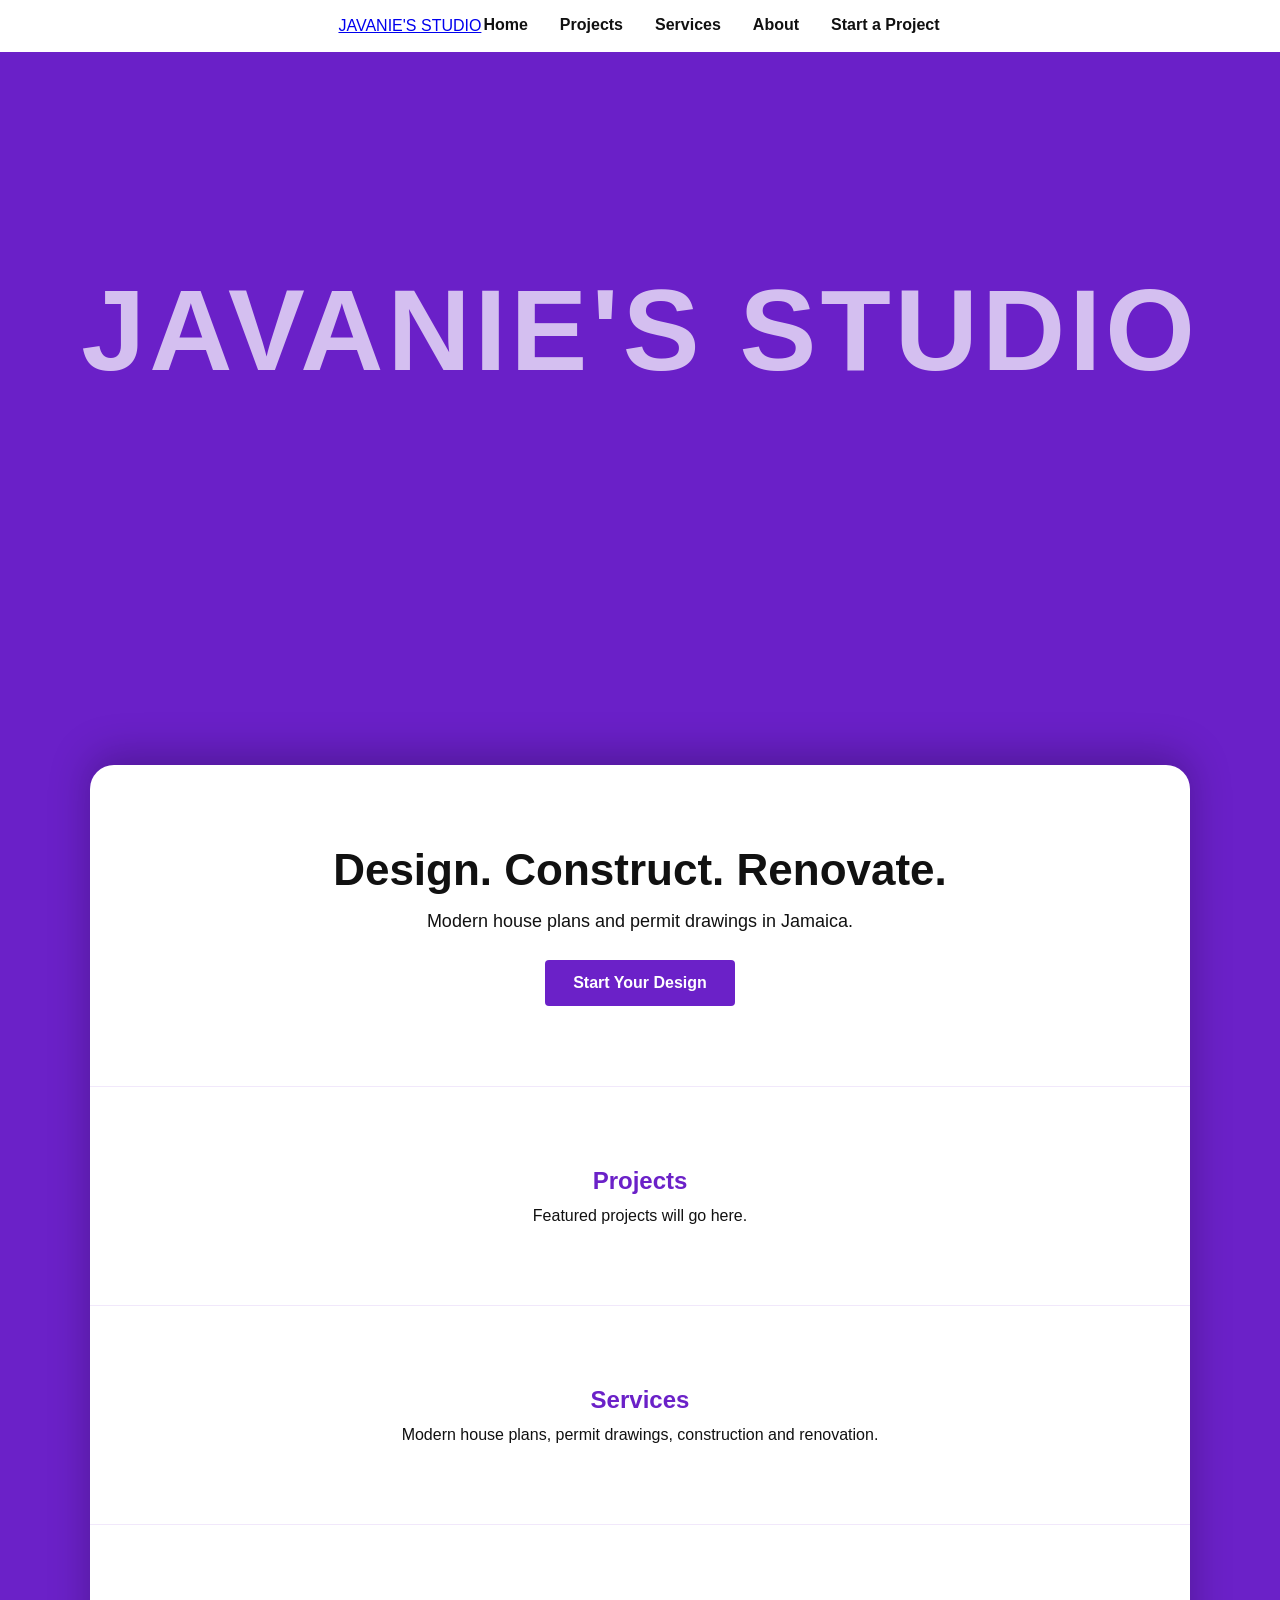
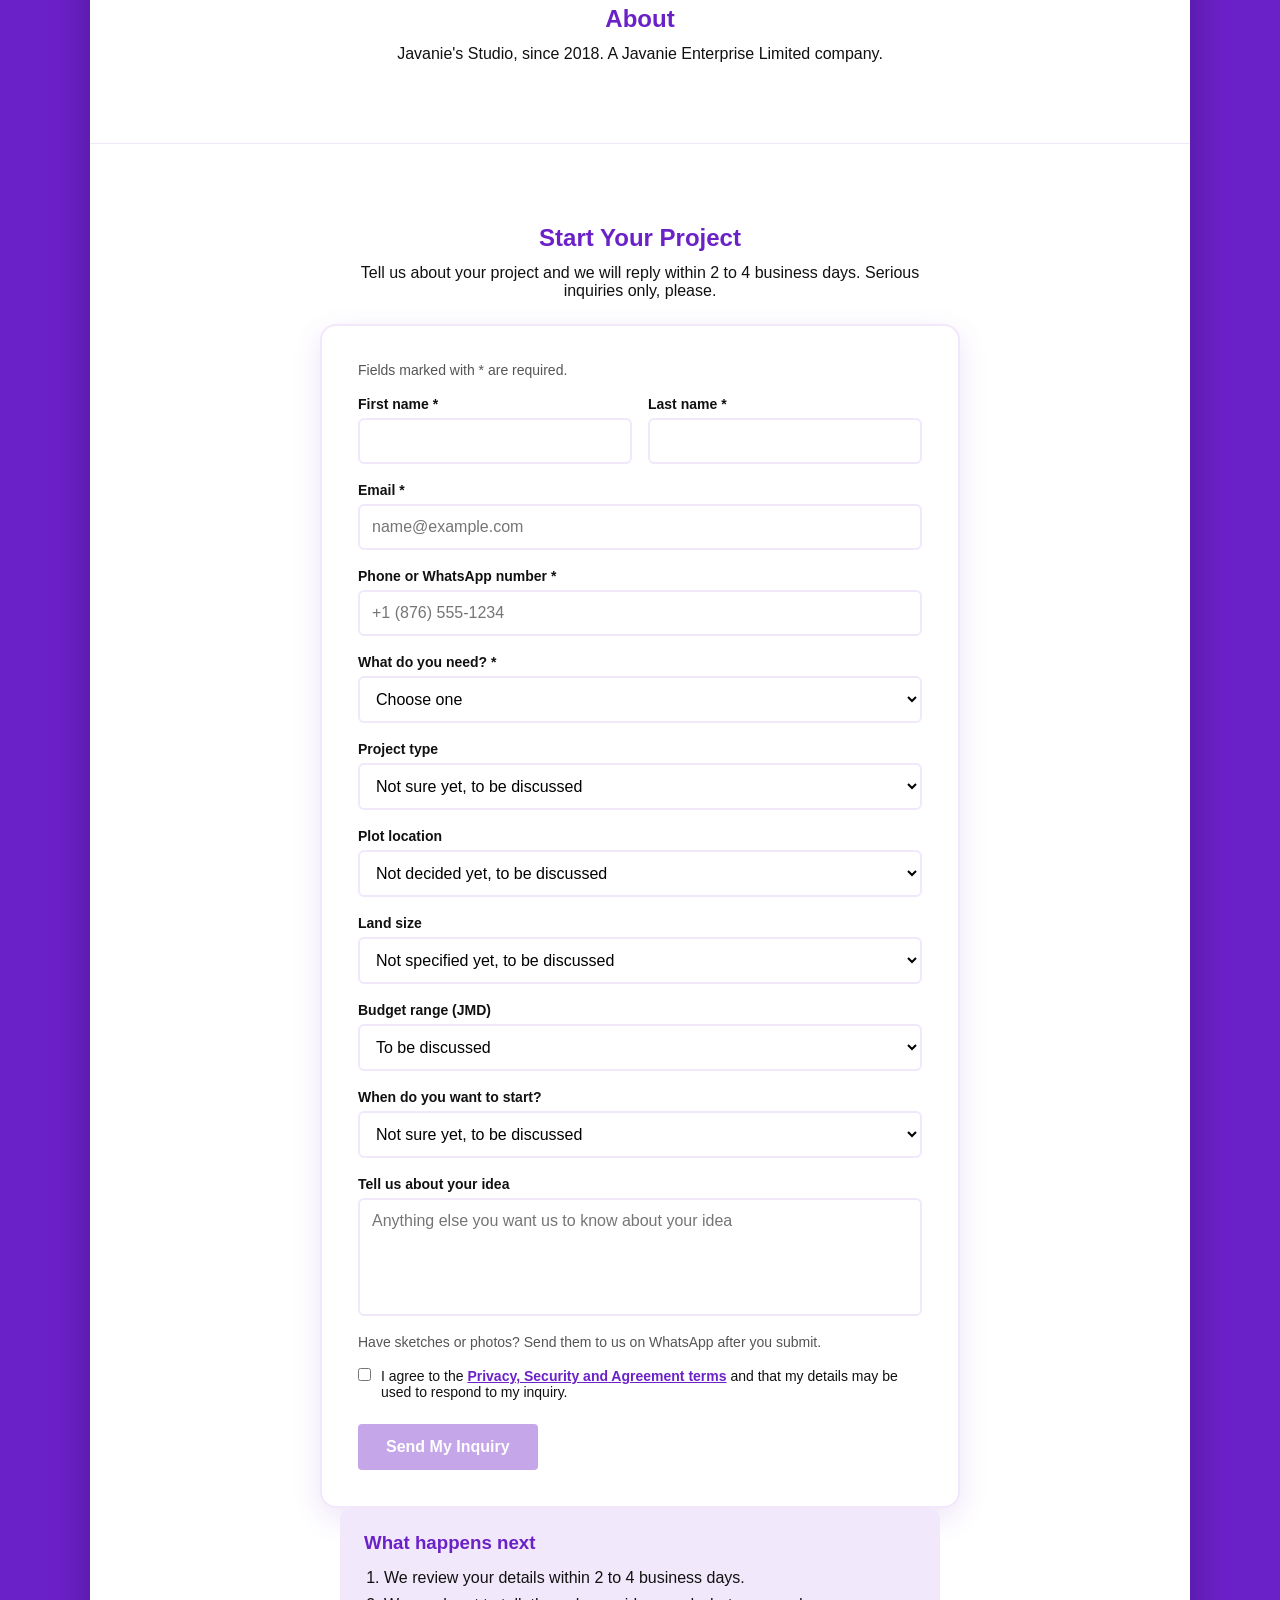
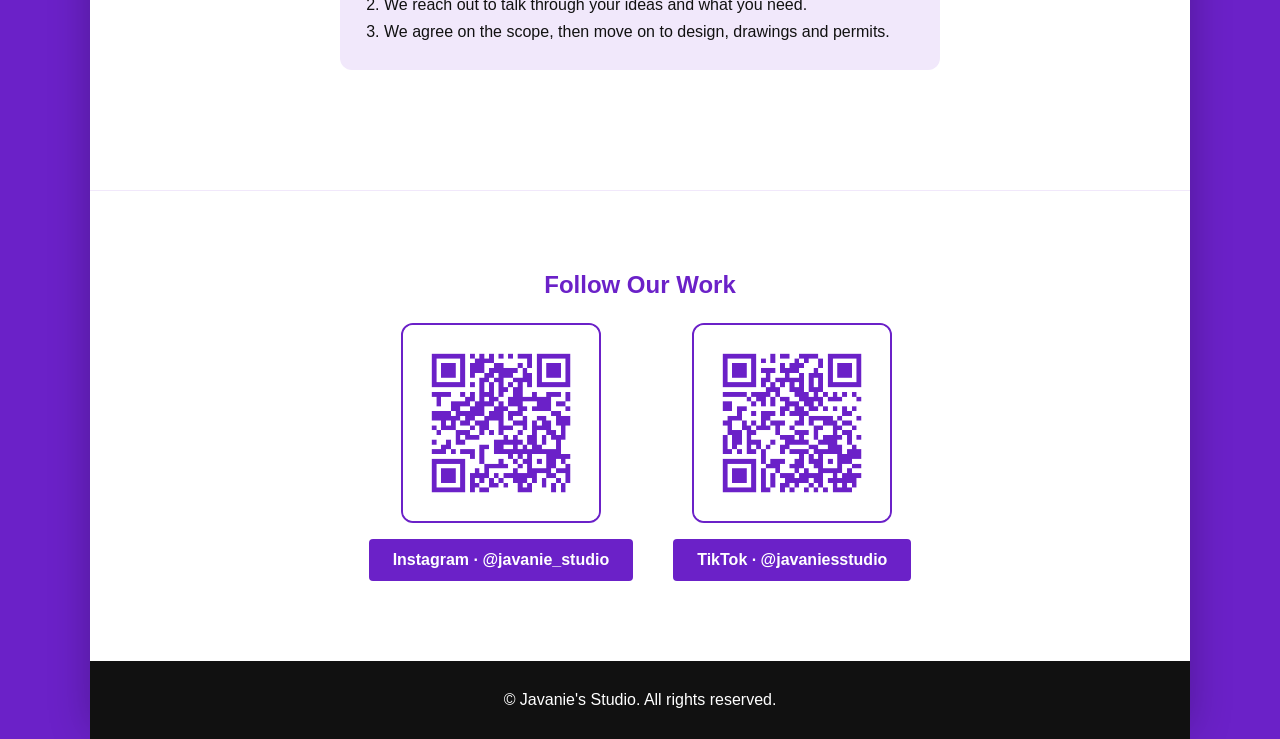
<file: Index.html>
<!doctype html>
<html lang="en">
  <head>
    <meta charset="UTF-8" />
    <meta name="viewport" content="width=device-width, initial-scale=1.0" />
    <title>Javanie's Studio | Architectural Design in Jamaica</title>
    <meta
      name="description"
      content="Modern house plans, permit drawings and architectural design in Jamaica. Design, Construct, Renovate."
    />
    <link rel="stylesheet" href="styles.css" />
  </head>
  <body>
    <!-- Fixed background layer -->
    <div class="bg" id="bg">
      <div class="bg-image" id="bgImage"></div>
      <div class="bg-tint"></div>
      <div class="bg-name" id="bgName">JAVANIE'S STUDIO</div>
    </div>

    <!-- Menu -->
    <header class="site-header">
      <a href="#home" class="logo">JAVANIE'S <span>STUDIO</span></a>
      <nav>
        <a href="#home">Home</a>
        <a href="#projects">Projects</a>
        <a href="#services">Services</a>
        <a href="#about">About</a>
        <a href="#contact" class="nav-cta">Start a Project</a>
      </nav>
    </header>

    <!-- Page content -->
    <main>
      <!-- Empty space so the background shows first -->
      <div class="spacer" id="home"></div>

      <!-- White panel that rises over the background -->
      <div class="panel" id="panel">
        <section class="hero">
          <h1>Design. Construct. Renovate.</h1>
          <p>Modern house plans and permit drawings in Jamaica.</p>
          <a href="#contact" class="hero-btn">Start Your Design</a>
        </section>

        <section class="block" id="projects">
          <h2>Projects</h2>
          <p>Featured projects will go here.</p>
        </section>

        <section class="block" id="services">
          <h2>Services</h2>
          <p>
            Modern house plans, permit drawings, construction and renovation.
          </p>
        </section>

        <section class="block" id="about">
          <h2>About</h2>
          <p>
            Javanie's Studio, since 2018. A Javanie Enterprise Limited company.
          </p>
        </section>

        <section class="block" id="contact">
          <h2>Start Your Project</h2>
          <p class="form-intro">
            Tell us about your project and we will reply within 2 to 4 business
            days. Serious inquiries only, please.
          </p>

          <form class="inquiry-form" id="inquiryForm">
            <p class="form-legend">Fields marked with * are required.</p>

            <div class="form-split">
              <div class="form-row">
                <label for="firstName">First name *</label>
                <input
                  type="text"
                  id="firstName"
                  name="firstName"
                  class="name-input"
                  autocomplete="given-name"
                  required
                />
              </div>

              <div class="form-row">
                <label for="lastName">Last name *</label>
                <input
                  type="text"
                  id="lastName"
                  name="lastName"
                  class="name-input"
                  autocomplete="family-name"
                  required
                />
              </div>
            </div>

            <div class="form-row">
              <label for="email">Email *</label>
              <input
                type="email"
                id="email"
                name="email"
                placeholder="name@example.com"
                autocomplete="email"
                pattern="[^@\s]+@[^@\s]+\.[^@\s]{2,}"
                title="Enter a full email address, like name@example.com"
                required
              />
              <span class="field-error" id="emailError" hidden
                >Please enter a valid email address.</span
              >
            </div>

            <div class="form-row">
              <label for="phone">Phone or WhatsApp number *</label>
              <input
                type="tel"
                id="phone"
                name="phone"
                placeholder="+1 (876) 555-1234"
                autocomplete="tel"
                inputmode="tel"
                maxlength="17"
                required
              />
            </div>

            <div class="form-row">
              <label for="service">What do you need? *</label>
              <select id="service" name="service" required>
                <option value="">Choose one</option>
                <option>House plans</option>
                <option>Permit drawings</option>
                <option>Renovation</option>
                <option>Construction</option>
                <option>3D visualization</option>
                <option>Not sure yet</option>
              </select>
            </div>

            <!-- Extra questions that appear when they choose House plans -->
            <div class="house-details" id="houseDetails" hidden>
              <h3>Tell us about the house</h3>

              <div class="form-row">
                <label for="bedrooms">Number of bedrooms</label>
                <select id="bedrooms" name="bedrooms">
                  <option value="To be discussed">Not sure yet</option>
                  <option>1</option>
                  <option>2</option>
                  <option>3</option>
                  <option>4</option>
                  <option>5</option>
                  <option>6 or more</option>
                </select>
              </div>

              <div class="form-row">
                <label for="bathrooms">Number of bathrooms</label>
                <select id="bathrooms" name="bathrooms">
                  <option value="To be discussed">Not sure yet</option>
                  <option>1</option>
                  <option>2</option>
                  <option>3</option>
                  <option>4 or more</option>
                </select>
              </div>

              <div class="form-row">
                <label for="floors">Number of floors</label>
                <select id="floors" name="floors">
                  <option value="To be discussed">Not sure yet</option>
                  <option>Single storey</option>
                  <option>Two storeys</option>
                  <option>Three or more</option>
                </select>
              </div>

              <div class="form-row">
                <label for="style">Style</label>
                <select id="style" name="style">
                  <option value="To be discussed">Not sure yet</option>
                  <option>Modern</option>
                  <option>Contemporary</option>
                  <option>Traditional Caribbean</option>
                  <option>Minimalist</option>
                  <option>Mediterranean</option>
                </select>
              </div>

              <div class="form-row">
                <label for="features">Must-have features</label>
                <textarea
                  id="features"
                  name="features"
                  rows="3"
                  placeholder="For example garage, pool, balcony, helper's quarters, open kitchen"
                ></textarea>
              </div>
            </div>

            <div class="form-row">
              <label for="type">Project type</label>
              <select id="type" name="type">
                <option value="To be discussed">
                  Not sure yet, to be discussed
                </option>
                <option>Residential</option>
                <option>Commercial</option>
                <option>Other</option>
              </select>
            </div>

            <div class="form-row">
              <label for="locationChoice">Plot location</label>
              <select id="locationChoice" name="locationChoice">
                <option value="To be discussed">
                  Not decided yet, to be discussed
                </option>
                <option value="specify">I know the location</option>
              </select>
              <select id="parish" name="parish" hidden>
                <option value="">Choose a parish</option>
              </select>
              <select id="town" name="town" hidden>
                <option value="">Choose a town or community</option>
              </select>
              <input
                type="text"
                id="location"
                name="location"
                placeholder="Type the town or community"
                hidden
              />
            </div>

            <div class="form-row">
              <label for="sizeChoice">Land size</label>
              <select id="sizeChoice" name="sizeChoice">
                <option value="To be discussed">
                  Not specified yet, to be discussed
                </option>
                <option>Small lot, under 5,000 sq ft</option>
                <option>Medium lot, 5,000 to 10,000 sq ft</option>
                <option>
                  Large lot, 10,000 to 21,780 sq ft (up to half an acre)
                </option>
                <option>Very large, over half an acre</option>
                <option value="specify">I know the exact size</option>
              </select>
              <input
                type="text"
                id="size"
                name="size"
                placeholder="For example 50 x 100 ft"
                hidden
              />
            </div>

            <div class="form-row">
              <label for="budget">Budget range (JMD)</label>
              <select id="budget" name="budget">
                <option value="To be discussed">To be discussed</option>
                <option>Under $100,000</option>
                <option>$100,000 to $300,000</option>
                <option>$300,000 to $500,000</option>
                <option>$500,000 to $1 million</option>
                <option>$1 million and up</option>
              </select>
            </div>

            <div class="form-row">
              <label for="timeline">When do you want to start?</label>
              <select id="timeline" name="timeline">
                <option value="To be discussed">
                  Not sure yet, to be discussed
                </option>
                <option>As soon as possible</option>
                <option>Within 3 months</option>
                <option>Within 6 months</option>
                <option>Just exploring</option>
              </select>
            </div>

            <div class="form-row">
              <label for="details">Tell us about your idea</label>
              <textarea
                id="details"
                name="details"
                rows="5"
                placeholder="Anything else you want us to know about your idea"
              ></textarea>
            </div>

            <p class="form-note">
              Have sketches or photos? Send them to us on WhatsApp after you
              submit.
            </p>

            <div class="form-check">
              <input type="checkbox" id="consent" name="consent" required />
              <label for="consent"
                >I agree to the
                <a href="privacy.html" target="_blank" rel="noopener"
                  >Privacy, Security and Agreement terms</a
                >
                and that my details may be used to respond to my inquiry.</label
              >
            </div>

            <div class="form-buttons">
              <button type="submit" class="hero-btn" id="sendBtn" disabled>
                Send My Inquiry
              </button>
            </div>
            <p class="form-alert" id="formStatus" role="alert" hidden></p>
          </form>

          <!-- Shown in place of the form once the inquiry has really been sent -->
          <div class="thank-you-box" id="thankYouBox" hidden>
            <div class="tick">&#10003;</div>
            <h3>Thank you for your inquiry</h3>
            <p>
              Your inquiry has been sent. We will review your details and reply
              within 2 to 4 business days.
            </p>
            <p>
              Have sketches or photos of your plot? Send them to us on WhatsApp.
            </p>
          </div>

          <div class="next-steps">
            <h3>What happens next</h3>
            <ol>
              <li>We review your details within 2 to 4 business days.</li>
              <li>
                We reach out to talk through your ideas and what you need.
              </li>
              <li>
                We agree on the scope, then move on to design, drawings and
                permits.
              </li>
            </ol>
          </div>
        </section>

        <section class="block social" id="social">
          <h2>Follow Our Work</h2>
          <div class="social-grid">
            <div class="social-card">
              <img
                src="images/instagram-qr.png"
                alt="QR code for Javanie's Studio on Instagram"
                class="qr"
              />
              <a
                href="https://www.instagram.com/javanie_studio"
                target="_blank"
                rel="noopener"
                class="social-link"
              >
                Instagram &middot; @javanie_studio
              </a>
            </div>

            <div class="social-card">
              <img
                src="images/tiktok-qr.png"
                alt="QR code for Javanie's Studio on TikTok"
                class="qr"
              />
              <a
                href="https://www.tiktok.com/@javaniesstudio"
                target="_blank"
                rel="noopener"
                class="social-link"
              >
                TikTok &middot; @javaniesstudio
              </a>
            </div>
          </div>
        </section>

        <footer class="site-footer">
          <p>&copy; Javanie's Studio. All rights reserved.</p>
        </footer>
      </div>
    </main>

    <script src="JavaScript.js"></script>
  </body>
</html>
</file>
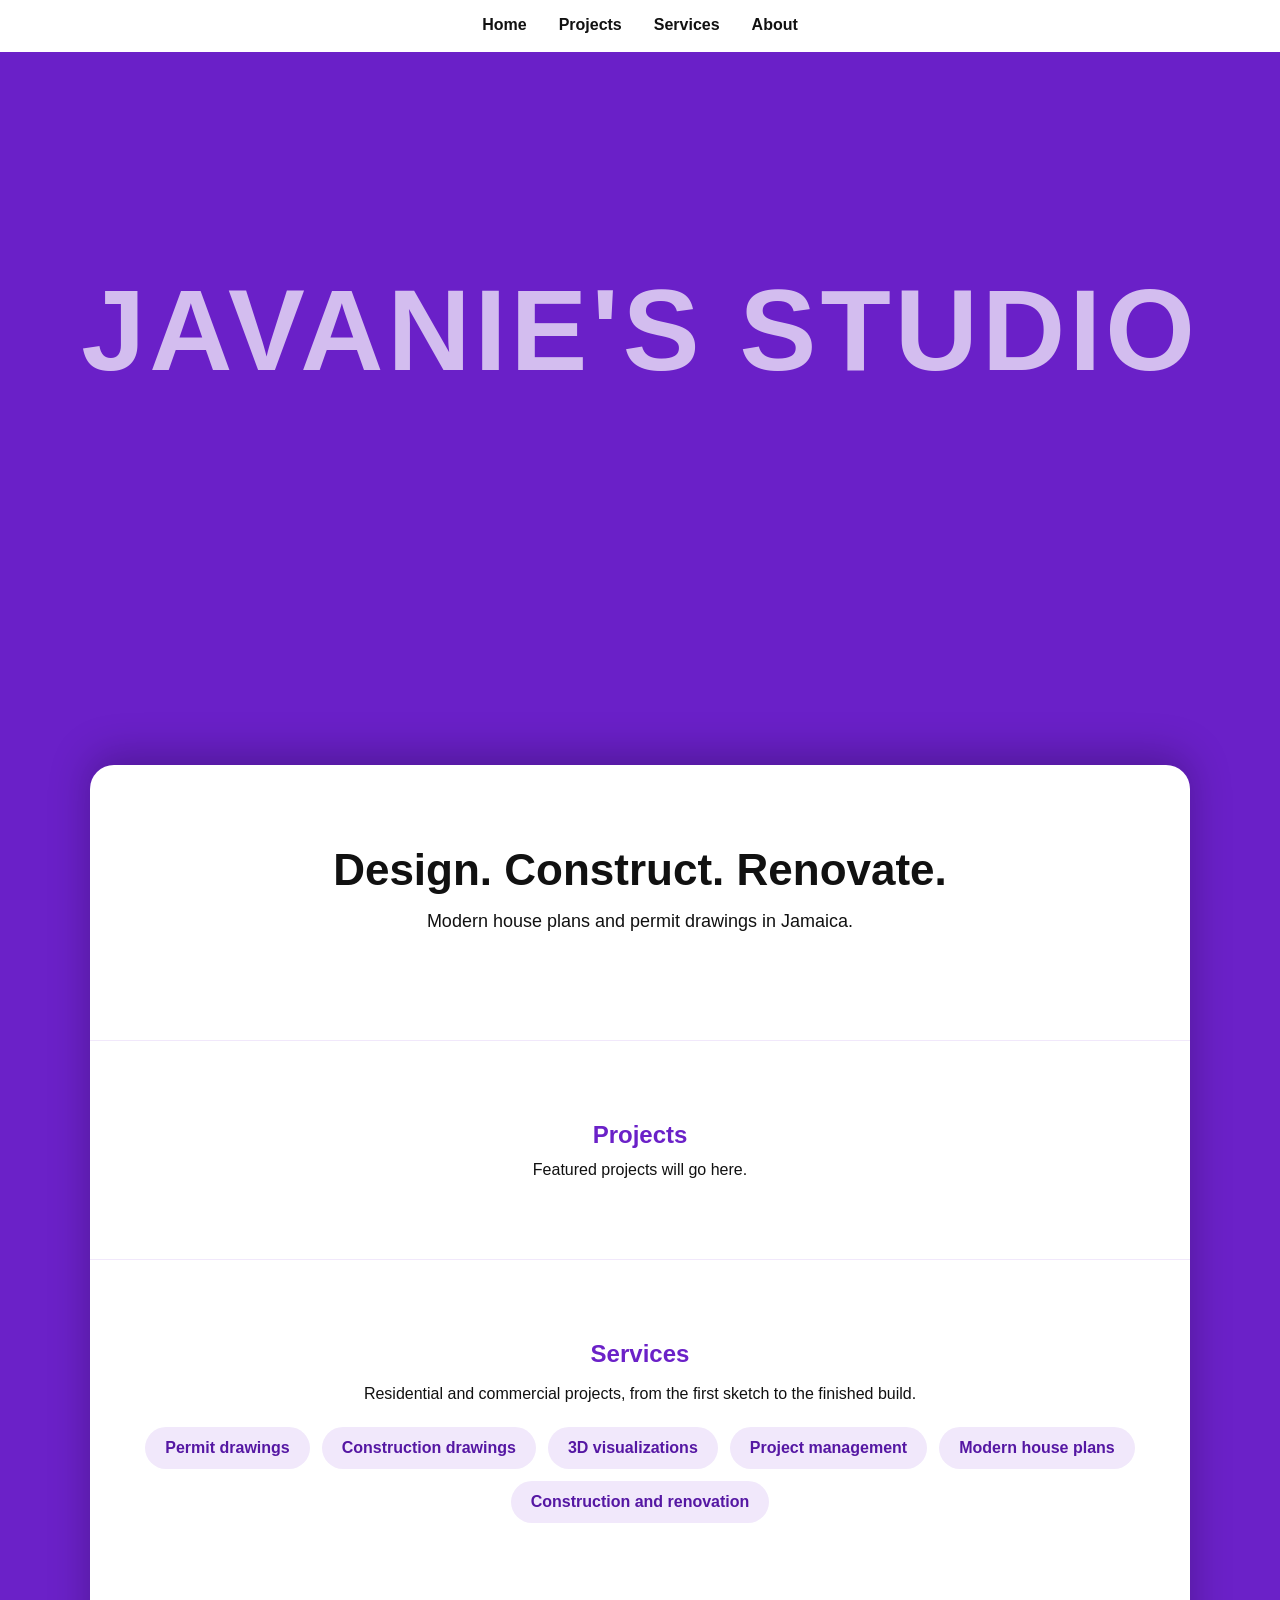
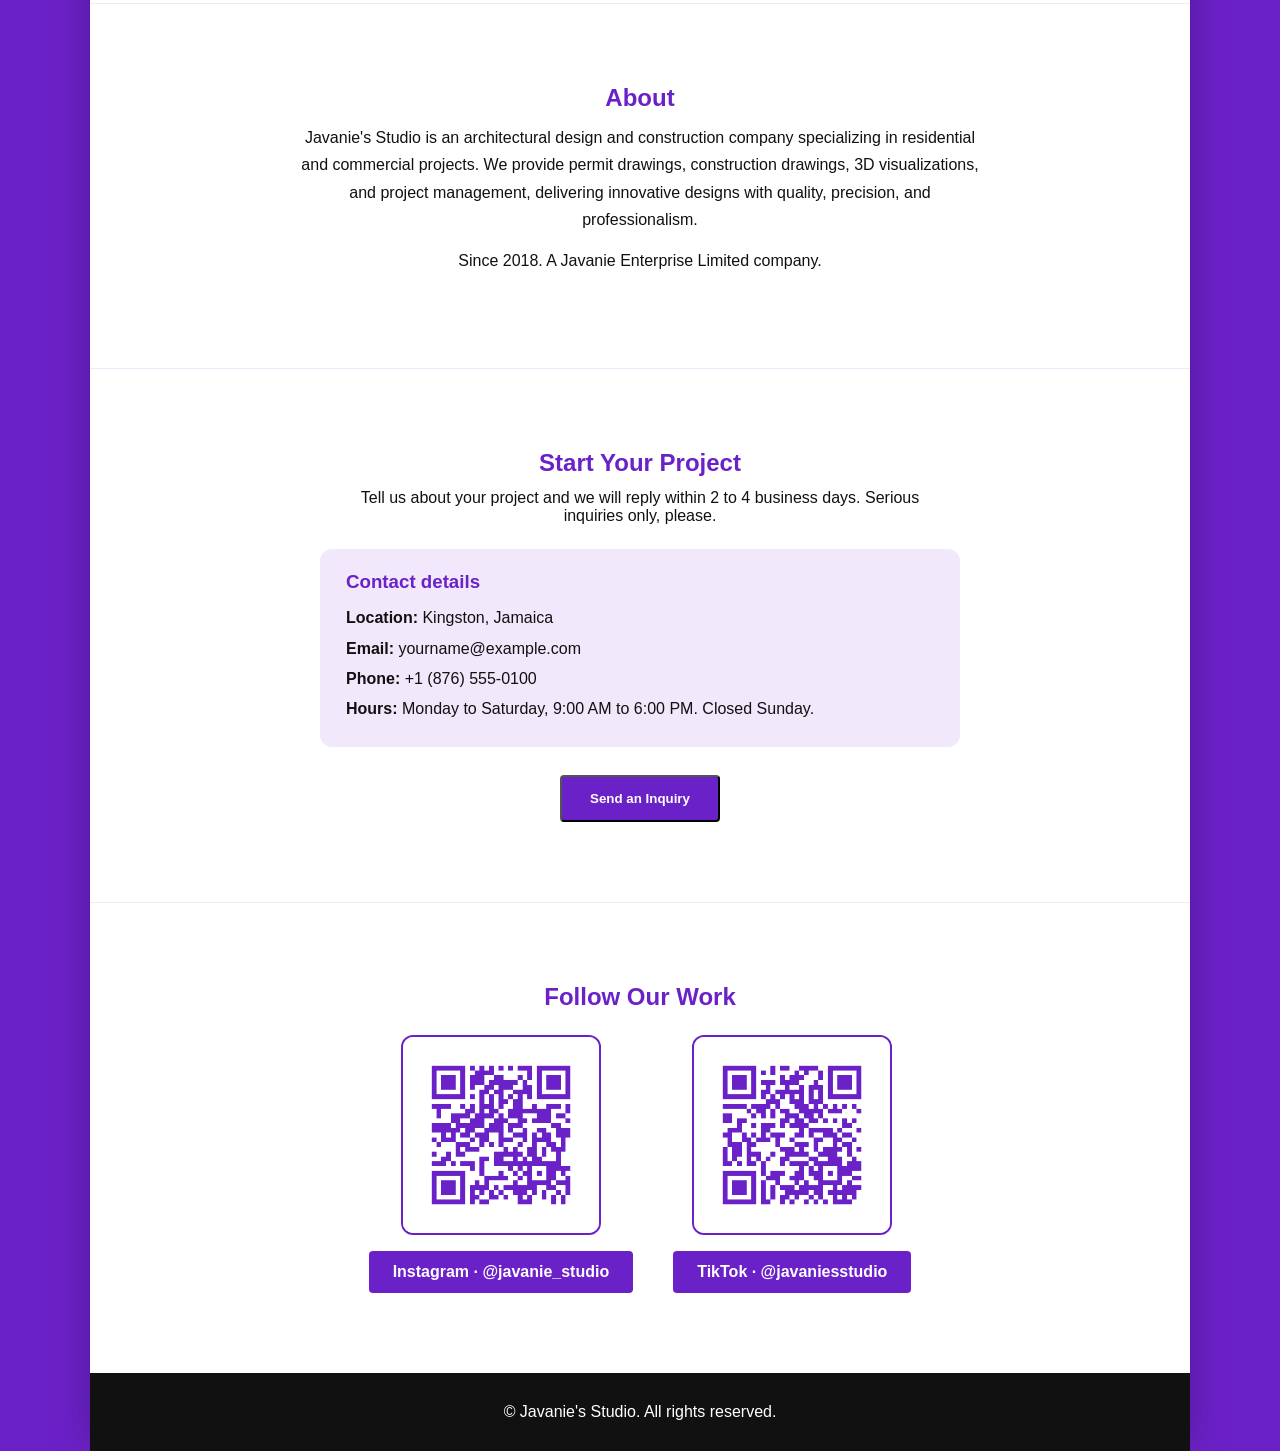
<file: index.html>
<!doctype html>
<html lang="en">
  <head>
    <meta charset="UTF-8" />
    <meta name="viewport" content="width=device-width, initial-scale=1.0" />
    <title>Javanie's Studio | Architectural Design in Jamaica</title>
    <meta
      name="description"
      content="Modern house plans, permit drawings and architectural design in Jamaica. Design, Construct, Renovate."
    />
    <link rel="stylesheet" href="styles.css" />
  </head>
  <body>
    <!-- Fixed background layer -->
    <div class="bg" id="bg">
      <div class="bg-image" id="bgImage"></div>
      <div class="bg-tint"></div>
      <div class="bg-name" id="bgName">JAVANIE'S STUDIO</div>
    </div>

    <!-- Menu -->
    <header class="site-header">
      <nav>
        <a href="#home">Home</a>
        <a href="#projects">Projects</a>
        <a href="#services">Services</a>
        <a href="#about">About</a>
      </nav>
    </header>

    <!-- Page content -->
    <main>
      <!-- Empty space so the background shows first -->
      <div class="spacer" id="home"></div>

      <!-- White panel that rises over the background -->
      <div class="panel" id="panel">
        <section class="hero">
          <h1>Design. Construct. Renovate.</h1>
          <p>Modern house plans and permit drawings in Jamaica.</p>
        </section>

        <section class="block" id="projects">
          <h2>Projects</h2>
          <p>Featured projects will go here.</p>
        </section>

        <section class="block" id="services">
          <h2>Services</h2>
          <p class="section-intro">
            Residential and commercial projects, from the first sketch to the
            finished build.
          </p>
          <ul class="service-list">
            <li>Permit drawings</li>
            <li>Construction drawings</li>
            <li>3D visualizations</li>
            <li>Project management</li>
            <li>Modern house plans</li>
            <li>Construction and renovation</li>
          </ul>
        </section>

        <section class="block" id="about">
          <h2>About</h2>
          <p class="section-intro">
            Javanie's Studio is an architectural design and construction company
            specializing in residential and commercial projects. We provide
            permit drawings, construction drawings, 3D visualizations, and
            project management, delivering innovative designs with quality,
            precision, and professionalism.
          </p>
          <p class="section-intro">
            Since 2018. A Javanie Enterprise Limited company.
          </p>
        </section>

        <section class="block" id="contact">
          <h2>Start Your Project</h2>
          <p class="form-intro">
            Tell us about your project and we will reply within 2 to 4 business
            days. Serious inquiries only, please.
          </p>

          <!-- Business details. The email and phone are placeholders until the real ones are confirmed. -->
          <div class="contact-card">
            <h3>Contact details</h3>
            <ul>
              <li><strong>Location:</strong> Kingston, Jamaica</li>
              <li><strong>Email:</strong> yourname@example.com</li>
              <li><strong>Phone:</strong> +1 (876) 555-0100</li>
              <li>
                <strong>Hours:</strong> Monday to Saturday, 9:00 AM to 6:00 PM.
                Closed Sunday.
              </li>
            </ul>
          </div>

          <button type="button" class="hero-btn" id="openForm">
            Send an Inquiry
          </button>

          <!-- Pop-up window that holds the form and the thank-you message -->
          <div class="modal" id="formModal" hidden>
            <div
              class="modal-box"
              role="dialog"
              aria-modal="true"
              aria-label="Project inquiry"
            >
              <button
                type="button"
                class="modal-close"
                id="closeForm"
                aria-label="Close"
              >
                &times;
              </button>

              <form class="inquiry-form" id="inquiryForm">
                <p class="form-legend">Fields marked with * are required.</p>

                <div class="form-split">
                  <div class="form-row">
                    <label for="firstName">First name *</label>
                    <input
                      type="text"
                      id="firstName"
                      name="firstName"
                      class="name-input"
                      autocomplete="given-name"
                      required
                    />
                  </div>

                  <div class="form-row">
                    <label for="lastName">Last name *</label>
                    <input
                      type="text"
                      id="lastName"
                      name="lastName"
                      class="name-input"
                      autocomplete="family-name"
                      required
                    />
                  </div>
                </div>

                <div class="form-row">
                  <label for="email">Email *</label>
                  <input
                    type="email"
                    id="email"
                    name="email"
                    placeholder="name@example.com"
                    autocomplete="email"
                    pattern="[^@\s]+@[^@\s]+\.[^@\s]{2,}"
                    title="Enter a full email address, like name@example.com"
                    required
                  />
                  <span class="field-error" id="emailError" hidden
                    >Please enter a valid email address.</span
                  >
                </div>

                <div class="form-row">
                  <label for="phone">Phone or WhatsApp number *</label>
                  <input
                    type="tel"
                    id="phone"
                    name="phone"
                    placeholder="+1 (876) 555-1234"
                    autocomplete="tel"
                    inputmode="tel"
                    maxlength="17"
                    required
                  />
                </div>

                <div class="form-row">
                  <label for="service">What do you need? *</label>
                  <select id="service" name="service" required>
                    <option value="">Choose one</option>
                    <option>House plans</option>
                    <option>Permit drawings</option>
                    <option>Renovation</option>
                    <option>Construction</option>
                    <option>3D visualization</option>
                    <option>Not sure yet</option>
                  </select>
                </div>

                <!-- Extra questions that appear when they choose House plans -->
                <div class="house-details" id="houseDetails" hidden>
                  <h3>Tell us about the house</h3>

                  <div class="form-row">
                    <label for="bedrooms">Number of bedrooms</label>
                    <select id="bedrooms" name="bedrooms">
                      <option value="To be discussed">Not sure yet</option>
                      <option>1</option>
                      <option>2</option>
                      <option>3</option>
                      <option>4</option>
                      <option>5</option>
                      <option>6 or more</option>
                    </select>
                  </div>

                  <div class="form-row">
                    <label for="bathrooms">Number of bathrooms</label>
                    <select id="bathrooms" name="bathrooms">
                      <option value="To be discussed">Not sure yet</option>
                      <option>1</option>
                      <option>2</option>
                      <option>3</option>
                      <option>4 or more</option>
                    </select>
                  </div>

                  <div class="form-row">
                    <label for="floors">Number of floors</label>
                    <select id="floors" name="floors">
                      <option value="To be discussed">Not sure yet</option>
                      <option>Single storey</option>
                      <option>Two storeys</option>
                      <option>Three or more</option>
                    </select>
                  </div>

                  <div class="form-row">
                    <label for="style">Style</label>
                    <select id="style" name="style">
                      <option value="To be discussed">Not sure yet</option>
                      <option>Modern</option>
                      <option>Contemporary</option>
                      <option>Traditional Caribbean</option>
                      <option>Minimalist</option>
                      <option>Mediterranean</option>
                    </select>
                  </div>

                  <div class="form-row">
                    <label for="features">Must-have features</label>
                    <textarea
                      id="features"
                      name="features"
                      rows="3"
                      placeholder="For example garage, pool, balcony, helper's quarters, open kitchen"
                    ></textarea>
                  </div>
                </div>

                <div class="form-row">
                  <label for="type">Project type</label>
                  <select id="type" name="type">
                    <option value="To be discussed">
                      Not sure yet, to be discussed
                    </option>
                    <option>Residential</option>
                    <option>Commercial</option>
                    <option>Other</option>
                  </select>
                </div>

                <div class="form-row">
                  <label for="locationChoice">Plot location</label>
                  <select id="locationChoice" name="locationChoice">
                    <option value="To be discussed">
                      Not decided yet, to be discussed
                    </option>
                    <option value="specify">I know the location</option>
                  </select>
                  <select id="parish" name="parish" hidden>
                    <option value="">Choose a parish</option>
                  </select>
                  <select id="town" name="town" hidden>
                    <option value="">Choose a town or community</option>
                  </select>
                  <input
                    type="text"
                    id="location"
                    name="location"
                    placeholder="Type the town or community"
                    hidden
                  />
                </div>

                <div class="form-row">
                  <label for="sizeChoice">Land size</label>
                  <select id="sizeChoice" name="sizeChoice">
                    <option value="To be discussed">
                      Not specified yet, to be discussed
                    </option>
                    <option>Small lot, under 5,000 sq ft</option>
                    <option>Medium lot, 5,000 to 10,000 sq ft</option>
                    <option>
                      Large lot, 10,000 to 21,780 sq ft (up to half an acre)
                    </option>
                    <option>Very large, over half an acre</option>
                    <option value="specify">I know the exact size</option>
                  </select>
                  <input
                    type="text"
                    id="size"
                    name="size"
                    placeholder="For example 50 x 100 ft"
                    hidden
                  />
                </div>

                <div class="form-row">
                  <label for="budget">Budget range (JMD)</label>
                  <select id="budget" name="budget">
                    <option value="To be discussed">To be discussed</option>
                    <option>Under $100,000</option>
                    <option>$100,000 to $300,000</option>
                    <option>$300,000 to $500,000</option>
                    <option>$500,000 to $1 million</option>
                    <option>$1 million and up</option>
                  </select>
                </div>

                <div class="form-row">
                  <label for="timeline">When do you want to start?</label>
                  <select id="timeline" name="timeline">
                    <option value="To be discussed">
                      Not sure yet, to be discussed
                    </option>
                    <option>As soon as possible</option>
                    <option>Within 3 months</option>
                    <option>Within 6 months</option>
                    <option>Just exploring</option>
                  </select>
                </div>

                <div class="form-row">
                  <label for="details">Tell us about your idea</label>
                  <textarea
                    id="details"
                    name="details"
                    rows="5"
                    placeholder="Anything else you want us to know about your idea"
                  ></textarea>
                </div>

                <p class="form-note">
                  Have sketches or photos? Send them to us on WhatsApp after you
                  submit.
                </p>

                <div class="form-check">
                  <input type="checkbox" id="consent" name="consent" required />
                  <label for="consent"
                    >I agree to the
                    <a href="privacy.html" target="_blank" rel="noopener"
                      >Privacy, Security and Agreement terms</a
                    >
                    and that my details may be used to respond to my
                    inquiry.</label
                  >
                </div>

                <div class="next-steps">
                  <h3>What happens next</h3>
                  <ol>
                    <li>We review your details within 2 to 4 business days.</li>
                    <li>
                      We reach out to talk through your ideas and what you need.
                    </li>
                    <li>
                      We agree on the scope, then move on to design, drawings
                      and permits.
                    </li>
                  </ol>
                </div>

                <div class="form-buttons">
                  <button type="submit" class="hero-btn" id="sendBtn" disabled>
                    Send My Inquiry
                  </button>
                </div>
                <p class="form-alert" id="formStatus" role="alert" hidden></p>
              </form>

              <!-- Shown in place of the form once the inquiry has really been sent -->
              <div class="thank-you-box" id="thankYouBox" hidden>
                <div class="tick">&#10003;</div>
                <h3>Thank you for your inquiry</h3>
                <p>
                  Your inquiry has been sent. We will review your details and
                  reply within 2 to 4 business days.
                </p>
                <p>
                  Have sketches or photos of your plot? Send them to us on
                  WhatsApp.
                </p>
              </div>
            </div>
          </div>
        </section>

        <section class="block social" id="social">
          <h2>Follow Our Work</h2>
          <div class="social-grid">
            <div class="social-card">
              <img
                src="images/instagram-qr.png"
                alt="QR code for Javanie's Studio on Instagram"
                class="qr"
              />
              <a
                href="https://www.instagram.com/javanie_studio"
                target="_blank"
                rel="noopener"
                class="social-link"
              >
                Instagram &middot; @javanie_studio
              </a>
            </div>

            <div class="social-card">
              <img
                src="images/tiktok-qr.png"
                alt="QR code for Javanie's Studio on TikTok"
                class="qr"
              />
              <a
                href="https://www.tiktok.com/@javaniesstudio"
                target="_blank"
                rel="noopener"
                class="social-link"
              >
                TikTok &middot; @javaniesstudio
              </a>
            </div>
          </div>
        </section>

        <footer class="site-footer">
          <p>&copy; Javanie's Studio. All rights reserved.</p>
        </footer>
      </div>
    </main>

    <script src="JavaScript.js"></script>
  </body>
</html>
</file>
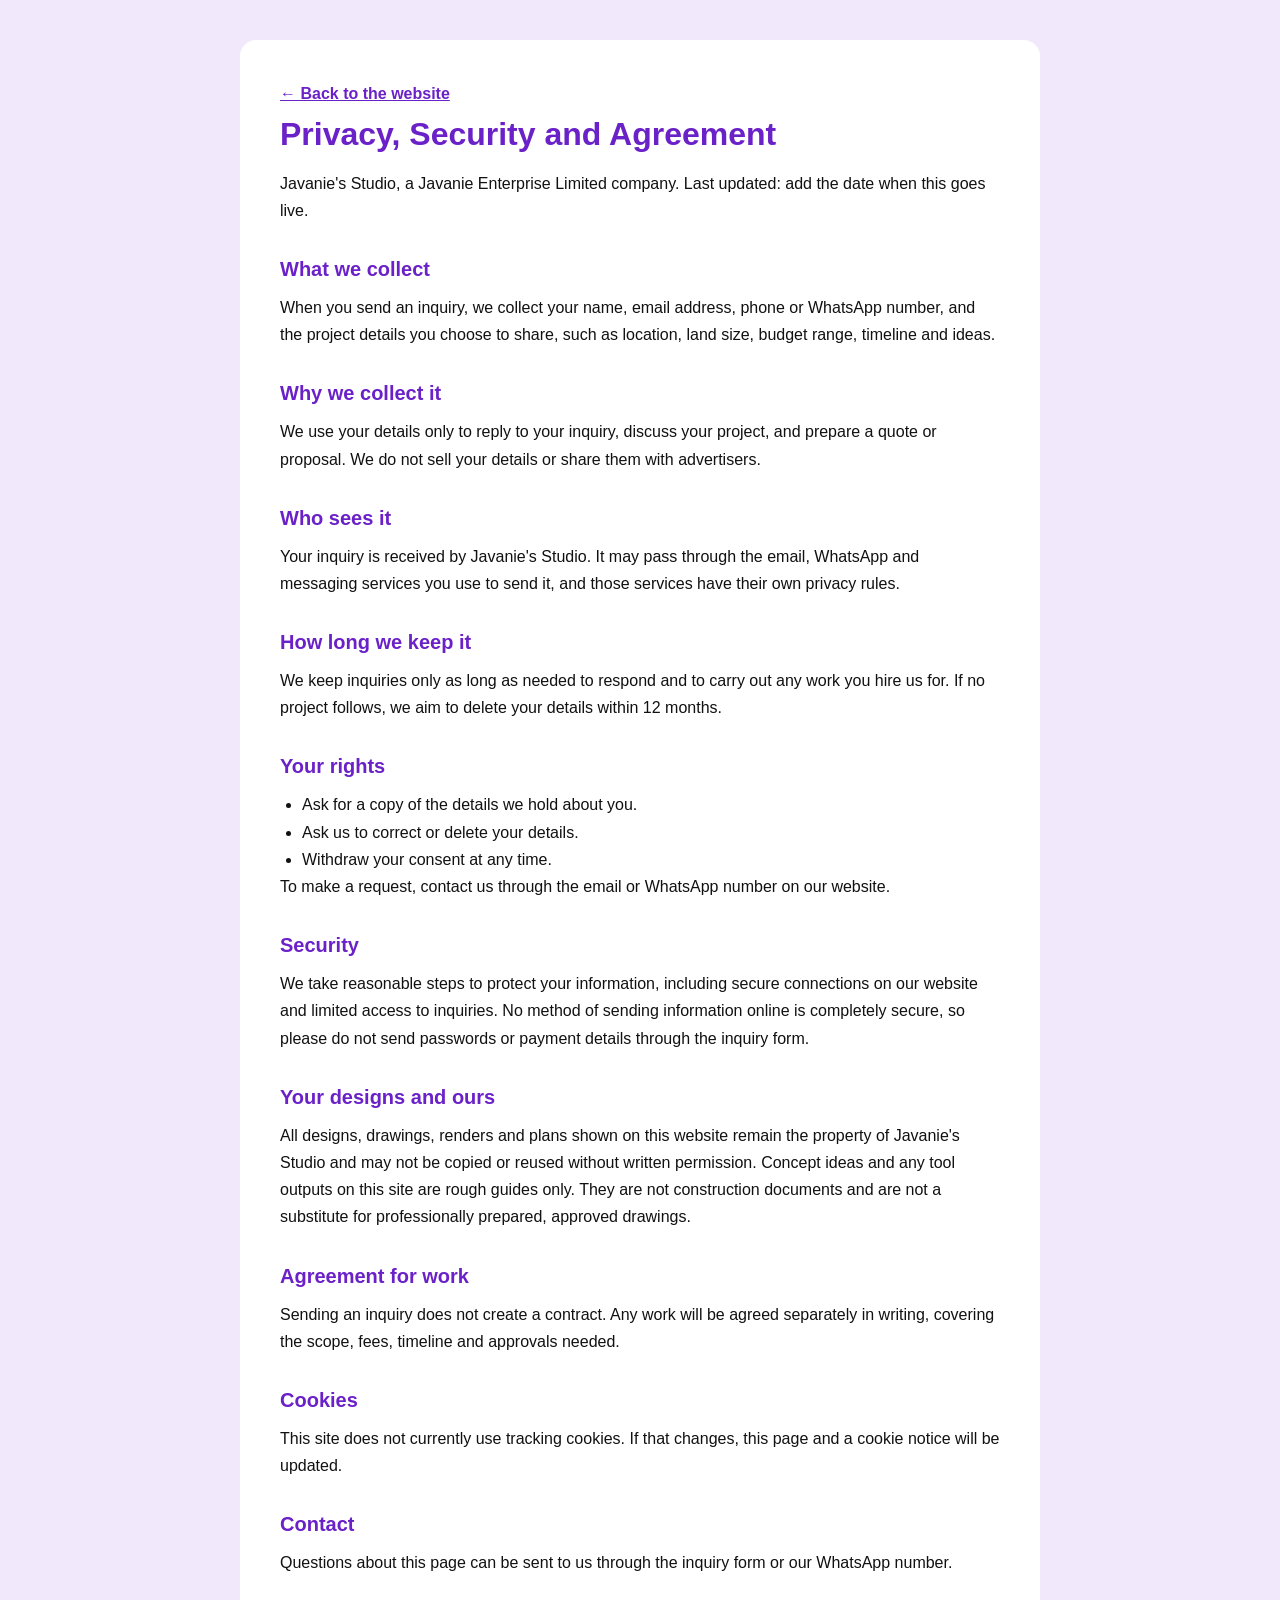
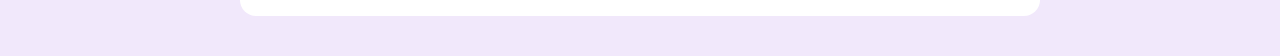
<file: privacy.html>
<!doctype html>
<html lang="en">
  <head>
    <meta charset="UTF-8" />
    <meta name="viewport" content="width=device-width, initial-scale=1.0" />
    <title>Privacy, Security and Agreement | Javanie's Studio</title>
    <link rel="stylesheet" href="styles.css" />
    <style>
      body {
        background: var(--violet-light);
      }
      .legal {
        max-width: 800px;
        margin: 40px auto;
        background: var(--white);
        padding: 40px;
        border-radius: 16px;
        line-height: 1.7;
      }
      .legal h1 {
        color: var(--violet);
        margin-bottom: 8px;
      }
      .legal h2 {
        color: var(--violet);
        margin: 28px 0 8px;
        font-size: 20px;
      }
      .legal ul {
        padding-left: 22px;
      }
      .legal a {
        color: var(--violet);
        font-weight: 700;
      }
    </style>
  </head>
  <body>
    <main class="legal">
      <p><a href="index.html">&larr; Back to the website</a></p>
      <h1>Privacy, Security and Agreement</h1>
      <p>
        Javanie's Studio, a Javanie Enterprise Limited company. Last updated:
        add the date when this goes live.
      </p>

      <h2>What we collect</h2>
      <p>
        When you send an inquiry, we collect your name, email address, phone or
        WhatsApp number, and the project details you choose to share, such as
        location, land size, budget range, timeline and ideas.
      </p>

      <h2>Why we collect it</h2>
      <p>
        We use your details only to reply to your inquiry, discuss your project,
        and prepare a quote or proposal. We do not sell your details or share
        them with advertisers.
      </p>

      <h2>Who sees it</h2>
      <p>
        Your inquiry is received by Javanie's Studio. It may pass through the
        email, WhatsApp and messaging services you use to send it, and those
        services have their own privacy rules.
      </p>

      <h2>How long we keep it</h2>
      <p>
        We keep inquiries only as long as needed to respond and to carry out any
        work you hire us for. If no project follows, we aim to delete your
        details within 12 months.
      </p>

      <h2>Your rights</h2>
      <ul>
        <li>Ask for a copy of the details we hold about you.</li>
        <li>Ask us to correct or delete your details.</li>
        <li>Withdraw your consent at any time.</li>
      </ul>
      <p>
        To make a request, contact us through the email or WhatsApp number on
        our website.
      </p>

      <h2>Security</h2>
      <p>
        We take reasonable steps to protect your information, including secure
        connections on our website and limited access to inquiries. No method of
        sending information online is completely secure, so please do not send
        passwords or payment details through the inquiry form.
      </p>

      <h2>Your designs and ours</h2>
      <p>
        All designs, drawings, renders and plans shown on this website remain
        the property of Javanie's Studio and may not be copied or reused without
        written permission. Concept ideas and any tool outputs on this site are
        rough guides only. They are not construction documents and are not a
        substitute for professionally prepared, approved drawings.
      </p>

      <h2>Agreement for work</h2>
      <p>
        Sending an inquiry does not create a contract. Any work will be agreed
        separately in writing, covering the scope, fees, timeline and approvals
        needed.
      </p>

      <h2>Cookies</h2>
      <p>
        This site does not currently use tracking cookies. If that changes, this
        page and a cookie notice will be updated.
      </p>

      <h2>Contact</h2>
      <p>
        Questions about this page can be sent to us through the inquiry form or
        our WhatsApp number.
      </p>
    </main>
  </body>
</html>
</file>
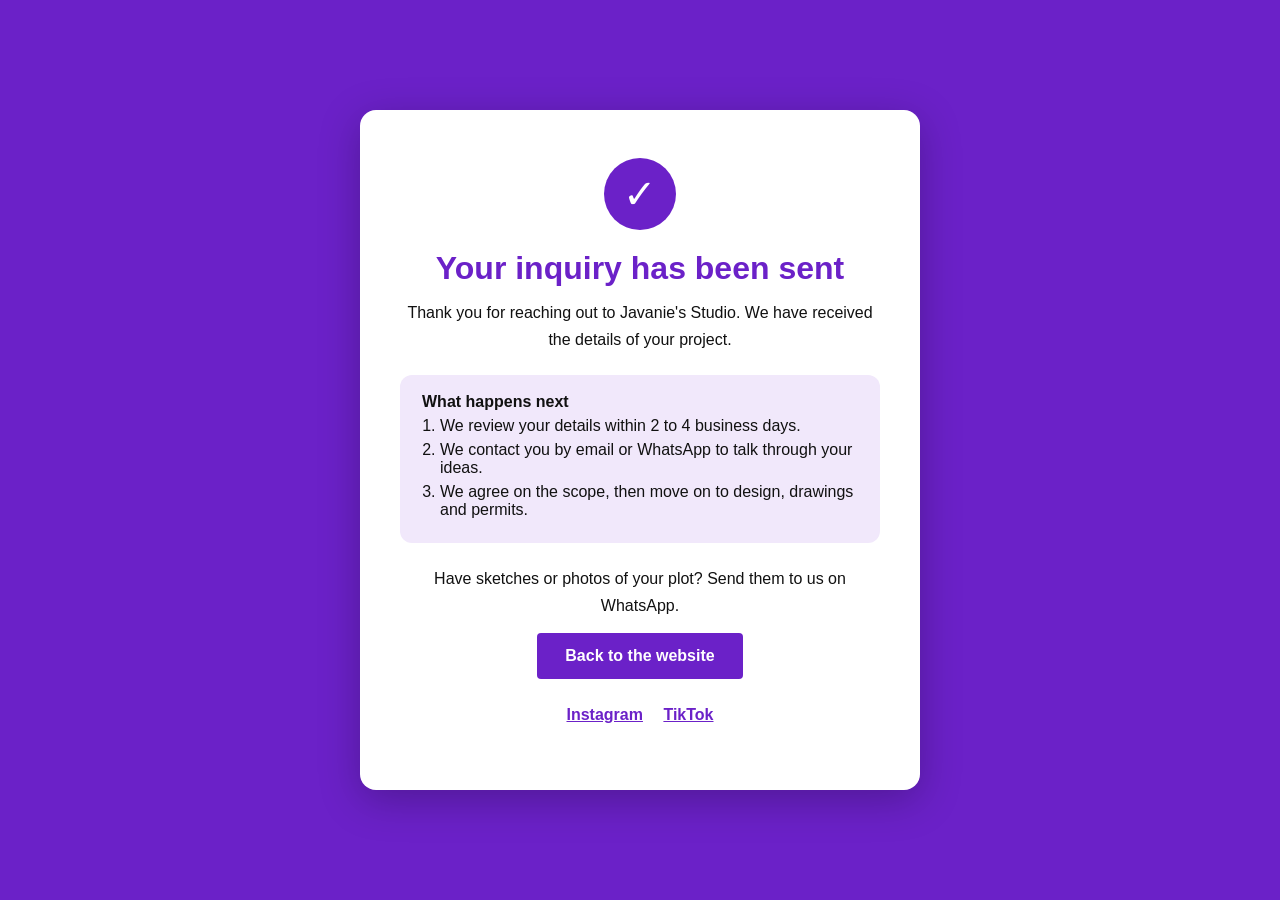
<file: thank-you.html>
<!doctype html>
<html lang="en">
  <head>
    <meta charset="UTF-8" />
    <meta name="viewport" content="width=device-width, initial-scale=1.0" />
    <title>Inquiry Sent | Javanie's Studio</title>
    <link rel="stylesheet" href="styles.css" />
    <style>
      body {
        background: var(--violet);
        min-height: 100vh;
        display: flex;
        align-items: center;
        justify-content: center;
        padding: 24px;
      }
      .thanks {
        max-width: 560px;
        background: var(--white);
        padding: 48px 40px;
        border-radius: 16px;
        text-align: center;
        box-shadow: 0 10px 40px rgba(0, 0, 0, 0.25);
      }
      .thanks .tick {
        width: 72px;
        height: 72px;
        margin: 0 auto 20px;
        border-radius: 50%;
        background: var(--violet);
        color: var(--white);
        font-size: 40px;
        line-height: 72px;
      }
      .thanks h1 {
        color: var(--violet);
        margin-bottom: 12px;
      }
      .thanks p {
        line-height: 1.7;
        margin-bottom: 14px;
      }
      .thanks .steps {
        background: var(--violet-light);
        border-radius: 12px;
        padding: 18px 22px;
        text-align: left;
        margin: 22px 0;
      }
      .thanks .steps li {
        margin: 6px 0 6px 18px;
      }
      .thanks .links a {
        margin: 0 8px;
        color: var(--violet);
        font-weight: 700;
      }
    </style>
  </head>
  <body>
    <main class="thanks">
      <div class="tick">&#10003;</div>
      <h1>Your inquiry has been sent</h1>
      <p>
        Thank you for reaching out to Javanie's Studio. We have received the
        details of your project.
      </p>

      <div class="steps">
        <strong>What happens next</strong>
        <ol>
          <li>We review your details within 2 to 4 business days.</li>
          <li>
            We contact you by email or WhatsApp to talk through your ideas.
          </li>
          <li>
            We agree on the scope, then move on to design, drawings and permits.
          </li>
        </ol>
      </div>

      <p>Have sketches or photos of your plot? Send them to us on WhatsApp.</p>

      <a href="index.html" class="hero-btn">Back to the website</a>

      <p class="links" style="margin-top: 22px">
        <a
          href="https://www.instagram.com/javanie_studio"
          target="_blank"
          rel="noopener"
          >Instagram</a
        >
        <a
          href="https://www.tiktok.com/@javaniesstudio"
          target="_blank"
          rel="noopener"
          >TikTok</a
        >
      </p>
    </main>
  </body>
</html>
</file>
<file: styles.css>
:root {
  --violet: #6b21c8;
  --violet-dark: #5517a3;
  --violet-light: #f1e8fb;
  --black: #111111;
  --white: #ffffff;
}

* {
  margin: 0;
  padding: 0;
  box-sizing: border-box;
}

html {
  scroll-behavior: smooth;
}

body {
  font-family: Arial, Helvetica, sans-serif;
  color: var(--black);
  background: var(--violet);
}

/* ---------- Fixed background ---------- */
.bg {
  position: fixed;
  inset: 0;
  overflow: hidden;
  z-index: 0;
}

.bg-image {
  position: absolute;
  inset: 0;
  /* Placeholder. Replace the url with his house render, for example images/house.jpg */
  background-image: url("https://images.unsplash.com/photo-1600585154340-be6161a56a0c?auto=format&fit=crop&w=1800&q=80");
  background-size: cover;
  background-position: center;
  transform: scale(1.25);
  will-change: transform;
}

.bg-tint {
  position: absolute;
  inset: 0;
  background: rgba(107, 33, 200, 0.65);
}

.bg-name {
  position: absolute;
  top: 38%;
  left: 50%;
  transform: translate(-50%, -50%);
  font-size: 9vw;
  font-weight: 800;
  letter-spacing: 4px;
  color: var(--white);
  white-space: nowrap;
}

/* ---------- Menu ---------- */
.site-header {
  position: fixed;
  top: 0;
  left: 0;
  right: 0;
  display: flex;
  justify-content: center;
  align-items: center;
  padding: 10px 20px;
  background: var(--white);
  border-bottom: 2px solid var(--violet);
  z-index: 100;
}

nav {
  display: flex;
  flex-wrap: wrap;
  justify-content: center;
  gap: 6px 28px;
}

nav a {
  padding: 6px 2px;
  text-decoration: none;
  color: var(--black);
  font-weight: 600;
  border-bottom: 2px solid transparent;
}

nav a:hover {
  color: var(--violet);
  border-bottom-color: var(--violet);
}

/* ---------- Content ---------- */
main {
  position: relative;
  z-index: 10;
}

/* Empty space at the top so the background shows first.
   The white panel starts near the bottom of this space. */
.spacer {
  height: 85vh;
}

.panel {
  background: var(--white);
  max-width: 1100px;
  margin: 0 auto;
  border-radius: 24px 24px 0 0;
  min-height: 100vh;
  box-shadow: 0 -10px 40px rgba(0, 0, 0, 0.25);
  overflow: hidden;
}

.hero {
  padding: 80px 40px;
  text-align: center;
}

.hero h1 {
  font-size: 44px;
  margin-bottom: 16px;
}

.hero p {
  font-size: 18px;
  margin-bottom: 28px;
}

.hero-btn {
  display: inline-block;
  background: var(--violet);
  color: var(--white);
  padding: 14px 28px;
  border-radius: 4px;
  text-decoration: none;
  font-weight: 700;
}

.hero-btn:hover {
  background: var(--violet-dark);
}

.block {
  padding: 80px 40px;
  text-align: center;
  border-top: 1px solid var(--violet-light);
}

.block h2 {
  color: var(--violet);
  margin-bottom: 12px;
}

/* ---------- Sections: services, about, contact details ---------- */
.section-intro {
  max-width: 700px;
  margin: 0 auto 14px;
  line-height: 1.7;
}

.service-list {
  list-style: none;
  display: flex;
  flex-wrap: wrap;
  justify-content: center;
  gap: 12px;
  margin-top: 20px;
}

.service-list li {
  background: var(--violet-light);
  color: var(--violet-dark);
  font-weight: 700;
  padding: 12px 20px;
  border-radius: 999px;
}

.contact-card {
  max-width: 640px;
  margin: 0 auto 28px;
  padding: 22px 26px;
  text-align: left;
  background: var(--violet-light);
  border-radius: 12px;
}

.contact-card h3 {
  color: var(--violet);
  margin-bottom: 10px;
}

.contact-card ul {
  list-style: none;
  line-height: 1.9;
}

/* ---------- Inquiry form ---------- */
.form-intro {
  max-width: 600px;
  margin: 0 auto 24px;
}

.inquiry-form {
  max-width: 640px;
  margin: 0 auto;
  text-align: left;
  background: var(--white);
  padding: 36px;
  border: 2px solid var(--violet-light);
  border-radius: 16px;
  box-shadow: 0 10px 30px rgba(107, 33, 200, 0.12);
}

/* ---------- Pop-up window ---------- */
.modal {
  position: fixed;
  inset: 0;
  z-index: 200;
  display: flex;
  align-items: center;
  justify-content: center;
  padding: 20px;
  background: rgba(17, 17, 17, 0.7);
}

.modal[hidden] {
  display: none;
}

.modal-box {
  position: relative;
  width: 100%;
  max-width: 700px;
  max-height: 90vh;
  overflow-y: auto;
  background: var(--white);
  border-radius: 16px;
  padding: 20px;
  box-shadow: 0 20px 60px rgba(0, 0, 0, 0.4);
}

.modal-close {
  position: sticky;
  top: 0;
  float: right;
  width: 40px;
  height: 40px;
  border: none;
  border-radius: 50%;
  background: var(--violet);
  color: var(--white);
  font-size: 26px;
  line-height: 40px;
  cursor: pointer;
  z-index: 5;
}

.modal-close:hover {
  background: var(--violet-dark);
}

/* Inside the pop-up the form does not need its own frame */
.modal-box .inquiry-form {
  border: none;
  box-shadow: none;
  padding: 10px;
}

.modal-box .thank-you-box {
  box-shadow: none;
}

/* Names: centered text with extra room, first letter capitalized */
.name-input {
  text-align: center;
  padding: 14px 18px;
  text-transform: capitalize;
}

.field-error {
  color: #c0262d;
  font-size: 13px;
  font-weight: 600;
}

.field-error[hidden] {
  display: none;
}

/* Extra questions that open under House plans */
.house-details {
  background: var(--violet-light);
  border-radius: 12px;
  padding: 20px;
  margin-bottom: 18px;
}

.house-details[hidden] {
  display: none;
}

.house-details h3 {
  color: var(--violet);
  margin-bottom: 14px;
}

.form-check a {
  color: var(--violet);
  font-weight: 700;
}

.form-row {
  display: flex;
  flex-direction: column;
  gap: 6px;
  margin-bottom: 18px;
}

.form-row label {
  font-weight: 700;
  font-size: 14px;
}

.form-row input,
.form-row select,
.form-row textarea {
  width: 100%;
  padding: 12px;
  border: 2px solid var(--violet-light);
  border-radius: 6px;
  font-size: 16px;
  font-family: inherit;
  background: var(--white);
}

/* No drag handle on the text areas, so they cannot be pulled out of the card */
.form-row textarea {
  resize: none;
  max-width: 100%;
}

/* Send button is faded and locked until the required fields are done */
.form-buttons button:disabled {
  opacity: 0.4;
  cursor: not-allowed;
}

.form-row input:focus,
.form-row select:focus,
.form-row textarea:focus {
  outline: none;
  border-color: var(--violet);
}

/* Make sure hidden text boxes really stay hidden */
.form-row [hidden] {
  display: none;
}

.form-legend {
  font-size: 14px;
  margin-bottom: 18px;
  color: #555555;
}

.form-split {
  display: flex;
  flex-wrap: wrap;
  gap: 16px;
}

.form-split .form-row {
  flex: 1 1 200px;
}

/* Status message under the Send button: big, boxed and color coded */
.form-alert {
  margin-top: 18px;
  padding: 16px 18px;
  border-radius: 10px;
  border: 2px solid;
  font-size: 16px;
  font-weight: 700;
  line-height: 1.5;
}

.form-alert[hidden] {
  display: none;
}

.form-alert.warning {
  background: #fff4d6;
  border-color: #e0a100;
  color: #6b4a00;
}

.form-alert.error {
  background: #fde8e8;
  border-color: #c0262d;
  color: #8a1c21;
}

.form-alert.info {
  background: var(--violet-light);
  border-color: var(--violet);
  color: var(--violet-dark);
}

.form-note {
  font-size: 14px;
  margin-bottom: 18px;
  color: #555555;
}

.form-check {
  display: flex;
  gap: 10px;
  align-items: flex-start;
  margin-bottom: 24px;
  font-size: 14px;
}

.form-buttons {
  display: flex;
  flex-wrap: wrap;
  gap: 12px;
}

.form-buttons button {
  border: none;
  cursor: pointer;
  font-size: 16px;
}

.whatsapp-btn {
  background: var(--black);
  color: var(--white);
  padding: 14px 28px;
  border-radius: 4px;
  font-weight: 700;
}

.whatsapp-btn:hover {
  background: #333333;
}

.thank-you-box {
  max-width: 640px;
  margin: 0 auto;
  padding: 40px 30px;
  text-align: center;
  background: var(--white);
  border: 2px solid var(--violet);
  border-radius: 16px;
  box-shadow: 0 10px 30px rgba(107, 33, 200, 0.12);
}

.thank-you-box[hidden] {
  display: none;
}

.thank-you-box .tick {
  width: 64px;
  height: 64px;
  margin: 0 auto 16px;
  border-radius: 50%;
  background: var(--violet);
  color: var(--white);
  font-size: 36px;
  line-height: 64px;
}

.thank-you-box h3 {
  color: var(--violet);
  margin-bottom: 12px;
}

.thank-you-box p {
  line-height: 1.7;
  margin-bottom: 10px;
}

.next-steps {
  max-width: 600px;
  margin: 0 auto 40px;
  text-align: left;
  background: var(--violet-light);
  padding: 24px;
  border-radius: 12px;
}

.next-steps h3 {
  color: var(--violet);
  margin-bottom: 10px;
}

.next-steps ol {
  padding-left: 20px;
  line-height: 1.7;
}

/* ---------- Social cards ---------- */
.social-grid {
  display: flex;
  flex-wrap: wrap;
  justify-content: center;
  gap: 40px;
  margin-top: 24px;
}

.social-card {
  display: flex;
  flex-direction: column;
  align-items: center;
  gap: 16px;
}

.qr {
  width: 200px;
  height: auto;
  border: 2px solid var(--violet);
  border-radius: 12px;
  background: var(--white);
}

.social-link {
  display: inline-block;
  background: var(--violet);
  color: var(--white);
  padding: 12px 24px;
  border-radius: 4px;
  text-decoration: none;
  font-weight: 700;
}

.social-link:hover {
  background: var(--violet-dark);
}

/* On phones, shrink the QR codes, since the link is the easier tap */
@media (max-width: 600px) {
  .qr {
    width: 130px;
  }
}

.site-footer {
  padding: 30px;
  text-align: center;
  background: var(--black);
  color: var(--white);
}
</file>
